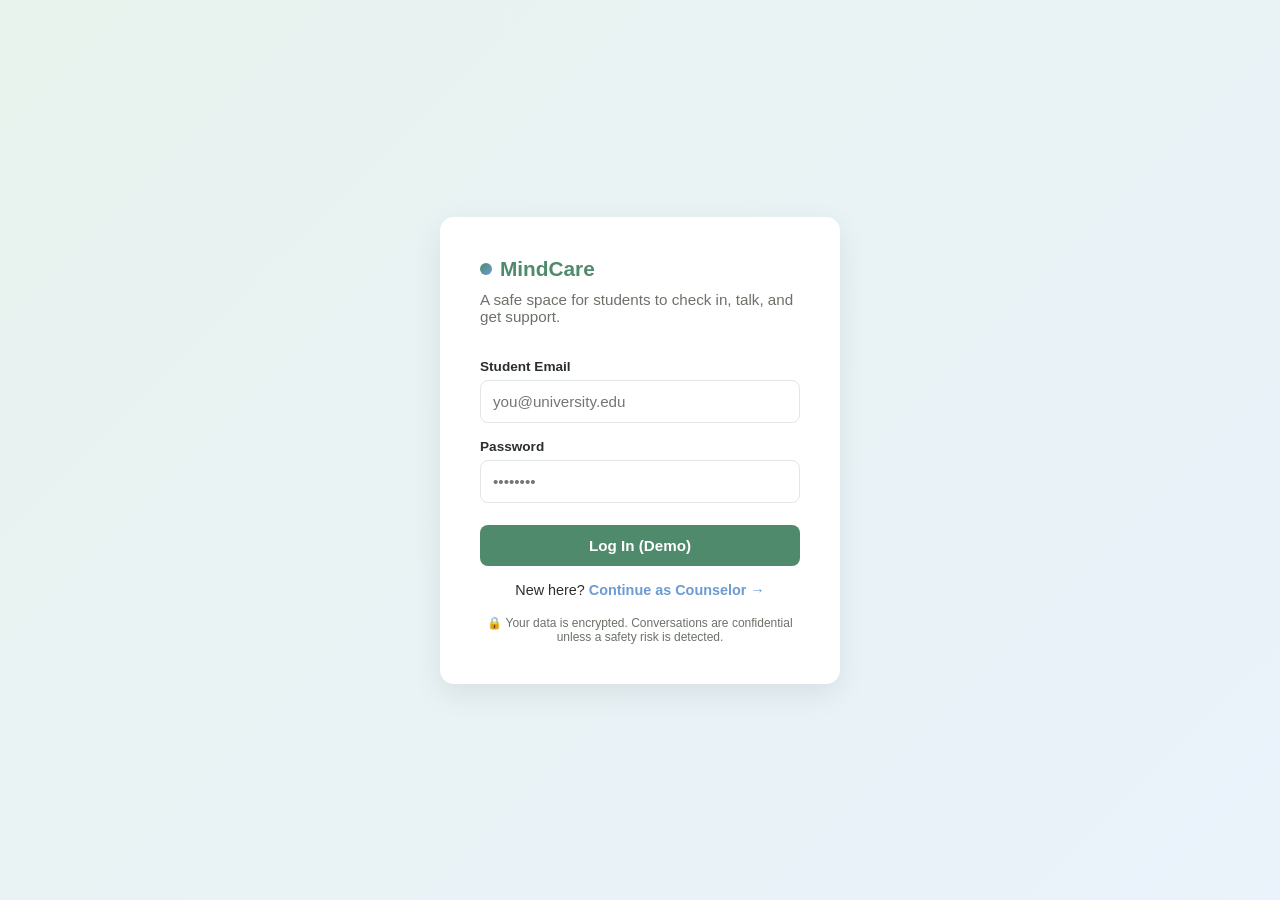
<file: index.html>
<!DOCTYPE html>
<html lang="en">
<head>
<meta charset="UTF-8">
<meta name="viewport" content="width=device-width, initial-scale=1.0">
<title>MindCare — Student Mental Health Support</title>
<link rel="stylesheet" href="css/style.css">
</head>
<body>
  <div class="auth-wrapper">
    <div class="auth-card">
      <div class="brand">
        <span class="brand-dot"></span>
        <h1>MindCare</h1>
      </div>
      <p class="tagline">A safe space for students to check in, talk, and get support.</p>

      <form id="loginForm" class="auth-form">
        <label>Student Email</label>
        <input type="email" id="email" placeholder="you@university.edu" required>

        <label>Password</label>
        <input type="password" id="password" placeholder="••••••••" required>

        <button type="submit" class="btn-primary">Log In (Demo)</button>
      </form>

      <p class="switch-link">New here? <a href="#" id="goCounselor">Continue as Counselor →</a></p>
      <p class="privacy-note">🔒 Your data is encrypted. Conversations are confidential unless a safety risk is detected.</p>
    </div>
  </div>

  <script src="js/auth.js"></script>
</body>
</html>
</file>
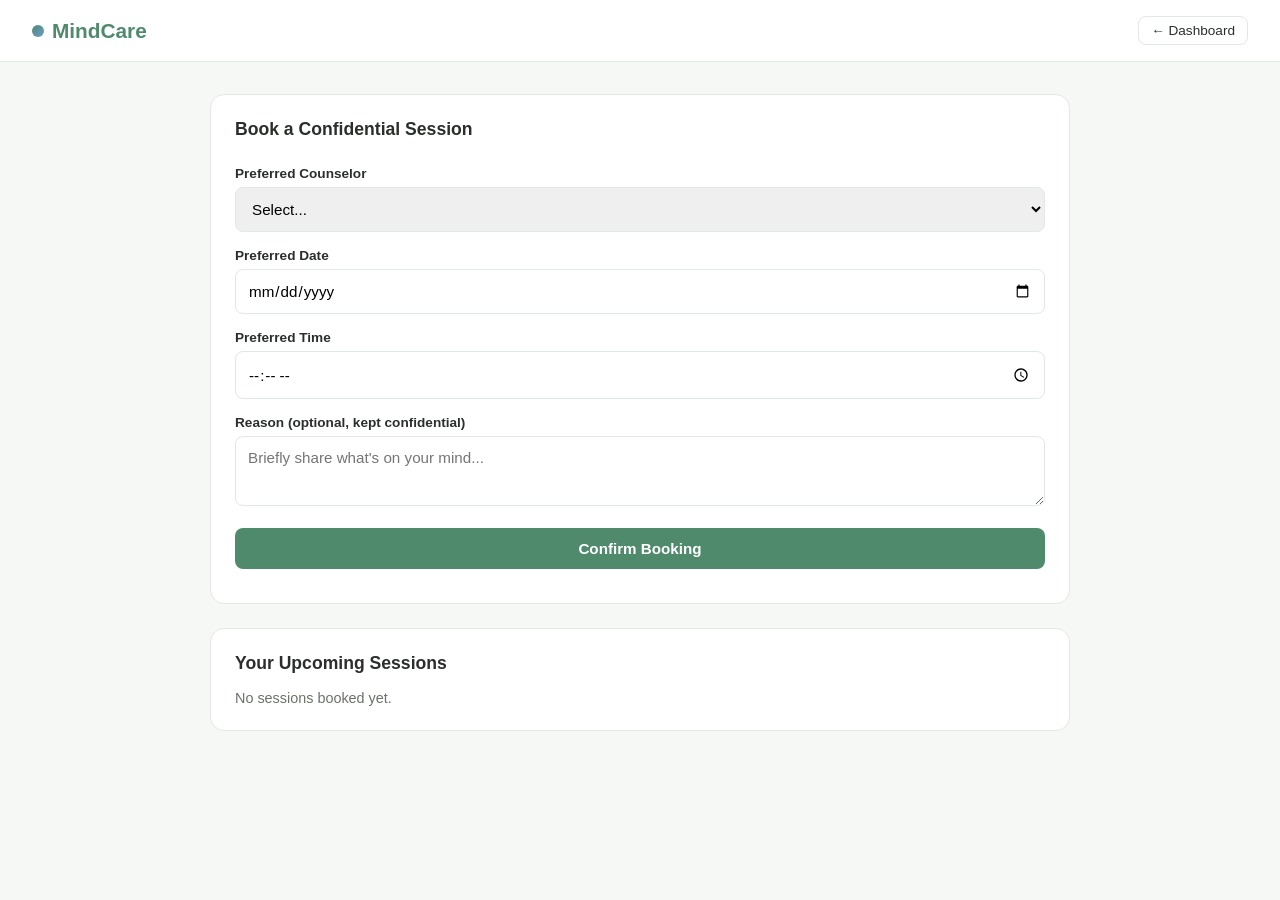
<file: booking.html>
<!DOCTYPE html>
<html lang="en">
<head>
<meta charset="UTF-8">
<meta name="viewport" content="width=device-width, initial-scale=1.0">
<title>MindCare — Book a Session</title>
<link rel="stylesheet" href="css/style.css">
</head>
<body>
  <nav class="topnav">
    <div class="brand"><span class="brand-dot"></span><h1>MindCare</h1></div>
    <div class="nav-right">
      <a href="dashboard.html" class="btn-outline small">← Dashboard</a>
    </div>
  </nav>

  <main class="dashboard">
    <section class="card">
      <h2>Book a Confidential Session</h2>
      <form id="bookingForm" class="auth-form">
        <label>Preferred Counselor</label>
        <select id="counselor" required>
          <option value="">Select...</option>
          <option>Dr. Anika Sharma — General Counseling</option>
          <option>Dr. Rohan Mehta — Academic Stress</option>
          <option>Dr. Priya Nair — Anxiety & Depression</option>
        </select>

        <label>Preferred Date</label>
        <input type="date" id="bookingDate" required>

        <label>Preferred Time</label>
        <input type="time" id="bookingTime" required>

        <label>Reason (optional, kept confidential)</label>
        <textarea id="bookingReason" placeholder="Briefly share what's on your mind..."></textarea>

        <button type="submit" class="btn-primary">Confirm Booking</button>
      </form>
      <p id="bookingStatus" class="status-text"></p>
    </section>

    <section class="card">
      <h2>Your Upcoming Sessions</h2>
      <div id="bookingList" class="mood-history">
        <p class="empty-state">No sessions booked yet.</p>
      </div>
    </section>
  </main>

  <script src="js/booking.js"></script>
</body>
</html>
</file>
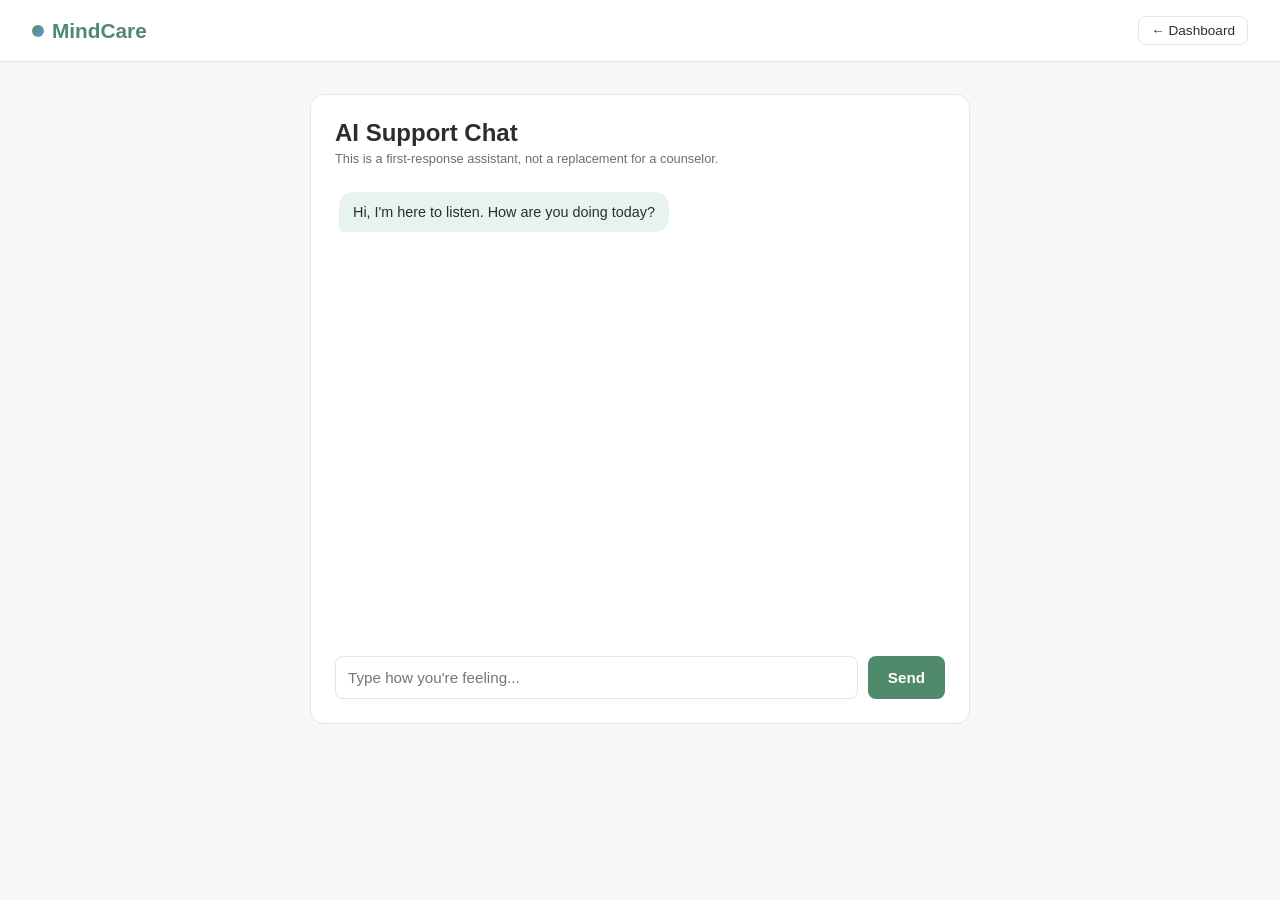
<file: chatbot.html>
<!DOCTYPE html>
<html lang="en">
<head>
<meta charset="UTF-8">
<meta name="viewport" content="width=device-width, initial-scale=1.0">
<title>MindCare — AI Support Chat</title>
<link rel="stylesheet" href="css/style.css">
</head>
<body>
  <nav class="topnav">
    <div class="brand"><span class="brand-dot"></span><h1>MindCare</h1></div>
    <div class="nav-right">
      <a href="dashboard.html" class="btn-outline small">← Dashboard</a>
    </div>
  </nav>

  <main class="chat-wrapper">
    <div class="chat-card">
      <div class="chat-header">
        <h2>AI Support Chat</h2>
        <p>This is a first-response assistant, not a replacement for a counselor.</p>
      </div>

      <div id="chatWindow" class="chat-window">
        <div class="msg bot">Hi, I'm here to listen. How are you doing today?</div>
      </div>

      <div id="crisisBanner" class="crisis-banner hidden">
        ⚠️ It sounds like you might be going through something serious. A counselor has been alerted and will reach out. If you're in immediate danger, please contact your campus emergency line or a crisis helpline right now.
      </div>

      <form id="chatForm" class="chat-input-row">
        <input type="text" id="chatInput" placeholder="Type how you're feeling..." autocomplete="off" required>
        <button type="submit" class="btn-primary">Send</button>
      </form>
    </div>
  </main>

  <script src="js/chatbot.js"></script>
</body>
</html>
</file>
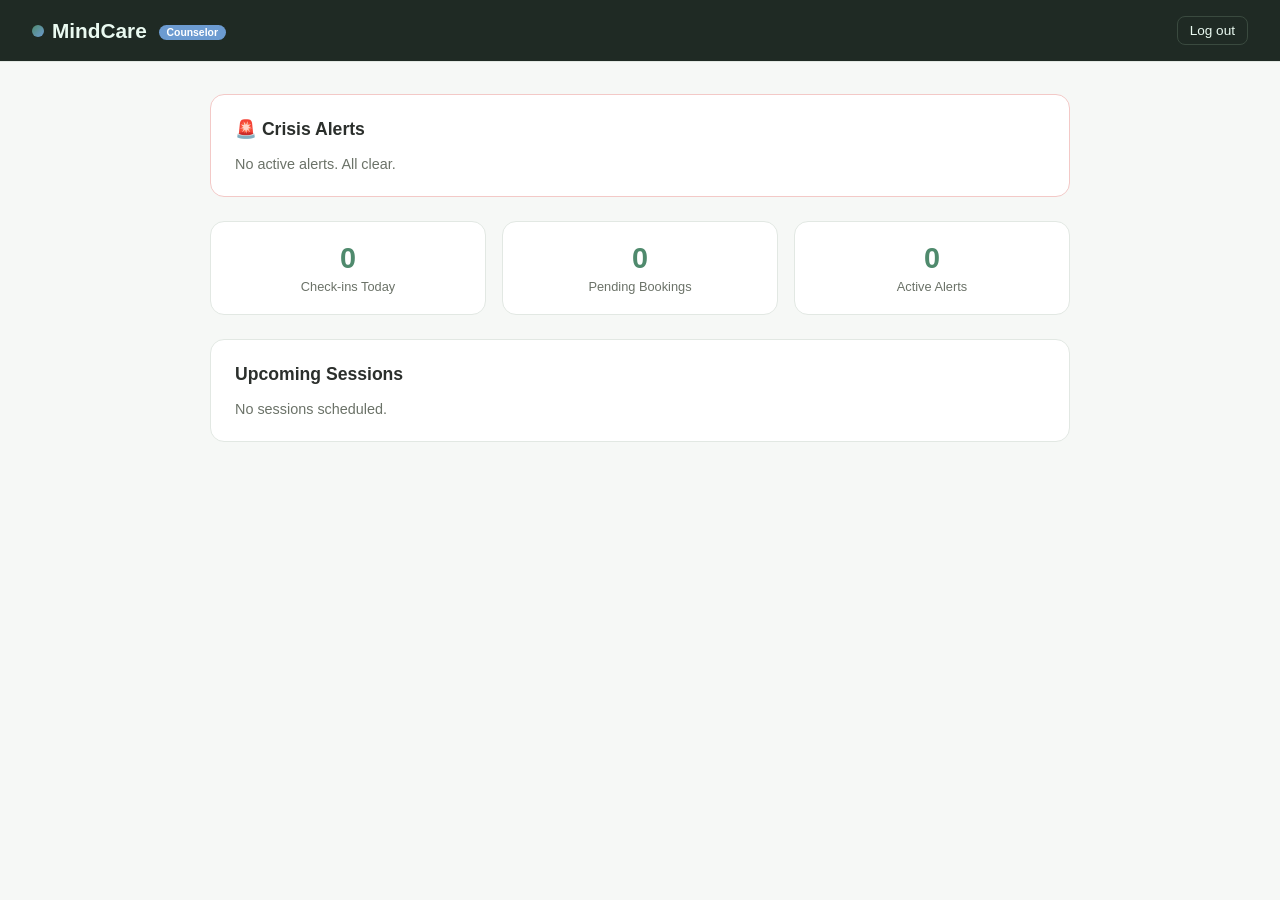
<file: counselor.html>
<!DOCTYPE html>
<html lang="en">
<head>
<meta charset="UTF-8">
<meta name="viewport" content="width=device-width, initial-scale=1.0">
<title>MindCare — Counselor Dashboard</title>
<link rel="stylesheet" href="css/style.css">
</head>
<body>
  <nav class="topnav dark">
    <div class="brand"><span class="brand-dot"></span><h1>MindCare <span class="badge">Counselor</span></h1></div>
    <div class="nav-right">
      <a href="index.html" class="btn-outline small">Log out</a>
    </div>
  </nav>

  <main class="dashboard">
    <section class="card alert-card">
      <h2>🚨 Crisis Alerts</h2>
      <div id="alertList" class="mood-history">
        <p class="empty-state">No active alerts. All clear.</p>
      </div>
    </section>

    <section class="stats-row">
      <div class="stat-box"><span id="statCheckins">0</span><p>Check-ins Today</p></div>
      <div class="stat-box"><span id="statBookings">0</span><p>Pending Bookings</p></div>
      <div class="stat-box"><span id="statAlerts">0</span><p>Active Alerts</p></div>
    </section>

    <section class="card">
      <h2>Upcoming Sessions</h2>
      <div id="sessionList" class="mood-history">
        <p class="empty-state">No sessions scheduled.</p>
      </div>
    </section>
  </main>

  <script src="js/counselor.js"></script>
</body>
</html>
</file>
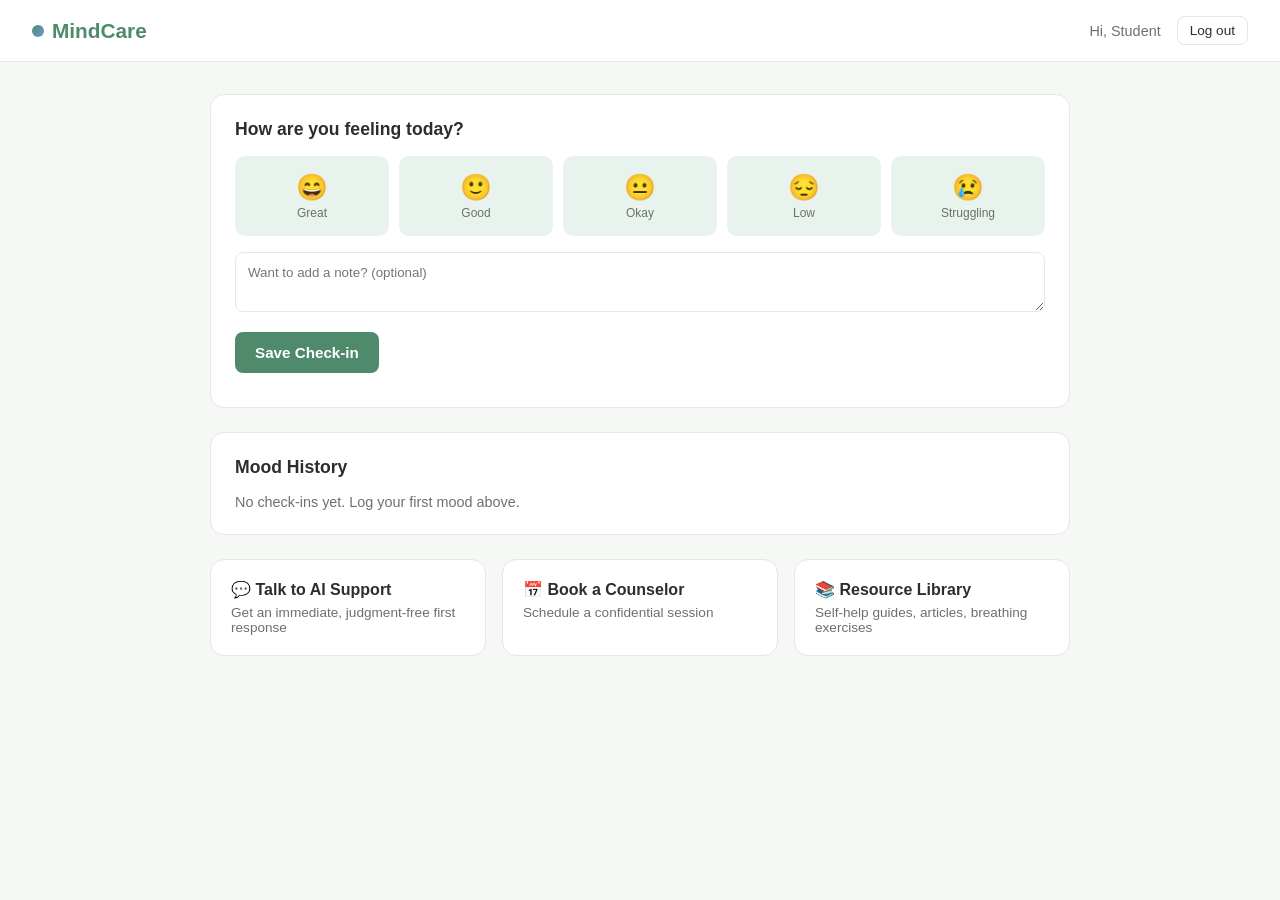
<file: dashboard.html>
<!DOCTYPE html>
<html lang="en">
<head>
<meta charset="UTF-8">
<meta name="viewport" content="width=device-width, initial-scale=1.0">
<title>MindCare — Dashboard</title>
<link rel="stylesheet" href="css/style.css">
</head>
<body>
  <nav class="topnav">
    <div class="brand"><span class="brand-dot"></span><h1>MindCare</h1></div>
    <div class="nav-right">
      <span id="userGreeting">Hi, Student</span>
      <a href="index.html" class="btn-outline small">Log out</a>
    </div>
  </nav>

  <main class="dashboard">
    <section class="card mood-card">
      <h2>How are you feeling today?</h2>
      <div class="mood-options">
        <button class="mood-btn" data-mood="5">😄<span>Great</span></button>
        <button class="mood-btn" data-mood="4">🙂<span>Good</span></button>
        <button class="mood-btn" data-mood="3">😐<span>Okay</span></button>
        <button class="mood-btn" data-mood="2">😔<span>Low</span></button>
        <button class="mood-btn" data-mood="1">😢<span>Struggling</span></button>
      </div>
      <textarea id="moodNote" placeholder="Want to add a note? (optional)"></textarea>
      <button id="saveMood" class="btn-primary">Save Check-in</button>
      <p id="moodStatus" class="status-text"></p>
    </section>

    <section class="card">
      <h2>Mood History</h2>
      <div id="moodHistory" class="mood-history">
        <p class="empty-state">No check-ins yet. Log your first mood above.</p>
      </div>
    </section>

    <section class="quick-actions">
      <a href="chatbot.html" class="action-card">
        <h3>💬 Talk to AI Support</h3>
        <p>Get an immediate, judgment-free first response</p>
      </a>
      <a href="booking.html" class="action-card">
        <h3>📅 Book a Counselor</h3>
        <p>Schedule a confidential session</p>
      </a>
      <a href="resources.html" class="action-card">
        <h3>📚 Resource Library</h3>
        <p>Self-help guides, articles, breathing exercises</p>
      </a>
    </section>
  </main>

  <script src="js/mood.js"></script>
</body>
</html>
</file>
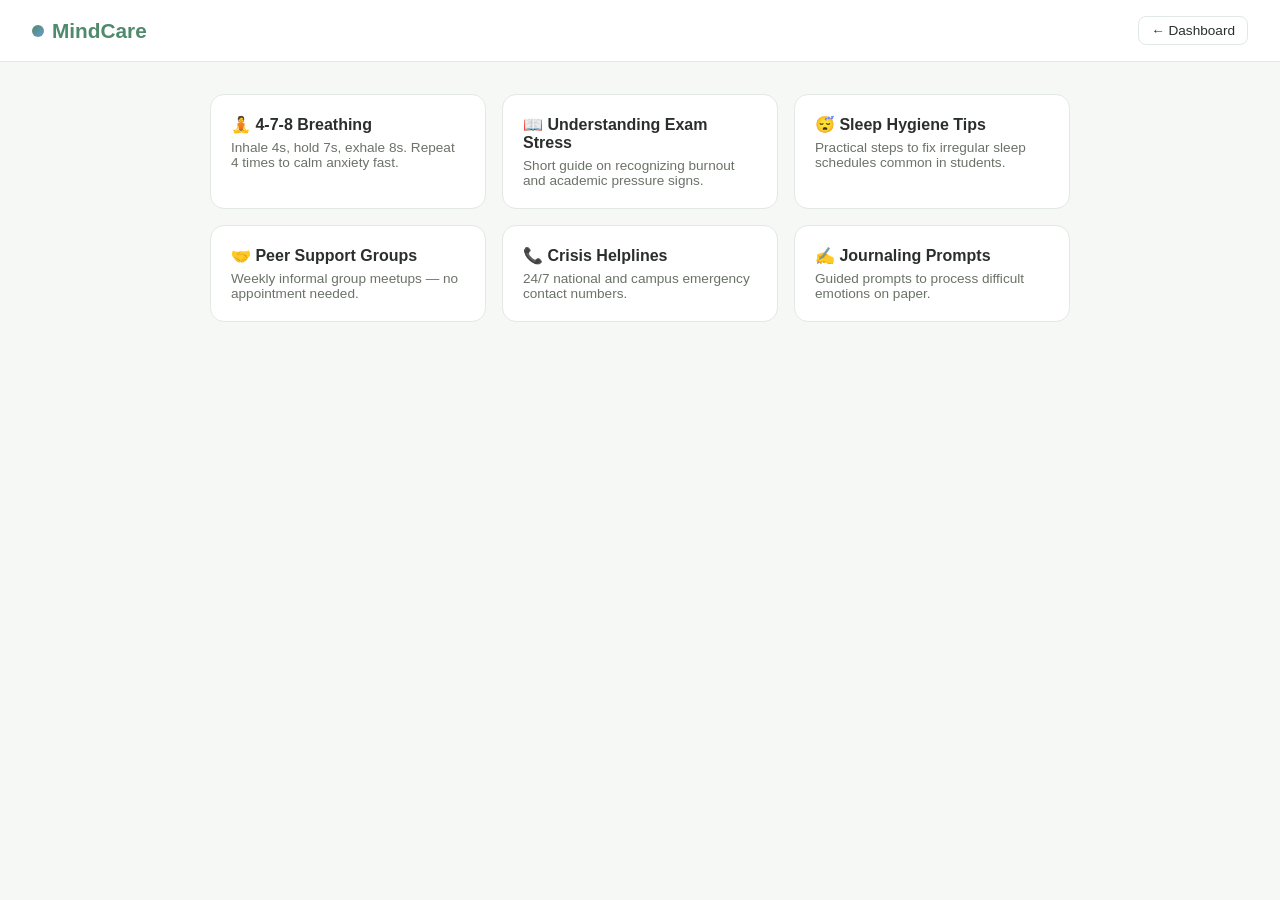
<file: resources.html>
<!DOCTYPE html>
<html lang="en">
<head>
<meta charset="UTF-8">
<meta name="viewport" content="width=device-width, initial-scale=1.0">
<title>MindCare — Resources</title>
<link rel="stylesheet" href="css/style.css">
</head>
<body>
  <nav class="topnav">
    <div class="brand"><span class="brand-dot"></span><h1>MindCare</h1></div>
    <div class="nav-right">
      <a href="dashboard.html" class="btn-outline small">← Dashboard</a>
    </div>
  </nav>

  <main class="dashboard">
    <section class="quick-actions">
      <div class="action-card static">
        <h3>🧘 4-7-8 Breathing</h3>
        <p>Inhale 4s, hold 7s, exhale 8s. Repeat 4 times to calm anxiety fast.</p>
      </div>
      <div class="action-card static">
        <h3>📖 Understanding Exam Stress</h3>
        <p>Short guide on recognizing burnout and academic pressure signs.</p>
      </div>
      <div class="action-card static">
        <h3>😴 Sleep Hygiene Tips</h3>
        <p>Practical steps to fix irregular sleep schedules common in students.</p>
      </div>
      <div class="action-card static">
        <h3>🤝 Peer Support Groups</h3>
        <p>Weekly informal group meetups — no appointment needed.</p>
      </div>
      <div class="action-card static">
        <h3>📞 Crisis Helplines</h3>
        <p>24/7 national and campus emergency contact numbers.</p>
      </div>
      <div class="action-card static">
        <h3>✍️ Journaling Prompts</h3>
        <p>Guided prompts to process difficult emotions on paper.</p>
      </div>
    </section>
  </main>
</body>
</html>
</file>
<file: css/style.css>
:root {
  --primary: #4f8a6d;
  --primary-light: #e8f3ee;
  --accent: #6c9bd1;
  --danger: #d9534f;
  --danger-light: #fdeeee;
  --text: #2b2f2c;
  --text-muted: #6b7268;
  --bg: #f6f8f6;
  --card-bg: #ffffff;
  --border: #e2e8e3;
  --radius: 14px;
}

* { box-sizing: border-box; margin: 0; padding: 0; }

body {
  font-family: 'Segoe UI', Roboto, Helvetica, Arial, sans-serif;
  background: var(--bg);
  color: var(--text);
  min-height: 100vh;
}

/* ---------- Brand ---------- */
.brand { display: flex; align-items: center; gap: 8px; }
.brand h1 { font-size: 1.3rem; font-weight: 700; color: var(--primary); }
.brand-dot {
  width: 12px; height: 12px; border-radius: 50%;
  background: linear-gradient(135deg, var(--primary), var(--accent));
  display: inline-block;
}
.badge {
  font-size: 0.65rem; background: var(--accent); color: white;
  padding: 2px 8px; border-radius: 20px; vertical-align: middle; margin-left: 6px;
}

/* ---------- Auth ---------- */
.auth-wrapper {
  min-height: 100vh; display: flex; align-items: center; justify-content: center;
  background: linear-gradient(135deg, var(--primary-light), #eaf2fb);
  padding: 20px;
}
.auth-card {
  background: var(--card-bg); padding: 40px; border-radius: var(--radius);
  box-shadow: 0 10px 30px rgba(0,0,0,0.08); max-width: 400px; width: 100%;
}
.tagline { color: var(--text-muted); margin: 10px 0 24px; font-size: 0.95rem; }
.auth-form { display: flex; flex-direction: column; gap: 6px; }
.auth-form label { font-size: 0.85rem; font-weight: 600; margin-top: 10px; }
.auth-form input, .auth-form select, .auth-form textarea {
  padding: 12px; border: 1px solid var(--border); border-radius: 8px;
  font-size: 0.95rem; width: 100%; font-family: inherit;
}
.auth-form textarea { resize: vertical; min-height: 70px; }
.switch-link { text-align: center; margin-top: 16px; font-size: 0.9rem; }
.switch-link a { color: var(--accent); text-decoration: none; font-weight: 600; }
.privacy-note { font-size: 0.75rem; color: var(--text-muted); text-align: center; margin-top: 18px; }

/* ---------- Buttons ---------- */
.btn-primary {
  background: var(--primary); color: white; border: none;
  padding: 12px 20px; border-radius: 8px; font-size: 0.95rem; font-weight: 600;
  cursor: pointer; margin-top: 16px; transition: opacity 0.2s;
}
.btn-primary:hover { opacity: 0.9; }
.btn-outline {
  border: 1px solid var(--border); background: transparent; color: var(--text);
  padding: 8px 14px; border-radius: 8px; text-decoration: none; font-size: 0.9rem;
}
.btn-outline.small { font-size: 0.85rem; padding: 6px 12px; }

/* ---------- Nav ---------- */
.topnav {
  display: flex; justify-content: space-between; align-items: center;
  padding: 16px 32px; background: var(--card-bg); border-bottom: 1px solid var(--border);
}
.topnav.dark { background: #1f2a24; }
.topnav.dark .brand h1 { color: #eafaf1; }
.topnav.dark .btn-outline { color: #eafaf1; border-color: #3a4a3f; }
.nav-right { display: flex; align-items: center; gap: 16px; font-size: 0.9rem; color: var(--text-muted); }

/* ---------- Dashboard layout ---------- */
.dashboard { max-width: 900px; margin: 0 auto; padding: 32px 20px; display: flex; flex-direction: column; gap: 24px; }
.card {
  background: var(--card-bg); border: 1px solid var(--border);
  border-radius: var(--radius); padding: 24px;
}
.card h2 { font-size: 1.1rem; margin-bottom: 16px; }

.mood-options { display: flex; gap: 10px; margin-bottom: 16px; flex-wrap: wrap; }
.mood-btn {
  flex: 1; min-width: 80px; background: var(--primary-light); border: 2px solid transparent;
  border-radius: 10px; padding: 14px 8px; cursor: pointer; font-size: 1.6rem;
  display: flex; flex-direction: column; align-items: center; gap: 4px; transition: all 0.15s;
}
.mood-btn span { font-size: 0.75rem; color: var(--text-muted); }
.mood-btn.selected { border-color: var(--primary); background: #d9ede2; }
.mood-card textarea {
  width: 100%; padding: 12px; border: 1px solid var(--border); border-radius: 8px;
  min-height: 60px; font-family: inherit; resize: vertical;
}
.status-text { margin-top: 10px; font-size: 0.85rem; color: var(--primary); font-weight: 600; }

.mood-history { display: flex; flex-direction: column; gap: 10px; }
.mood-entry {
  display: flex; justify-content: space-between; align-items: center;
  padding: 12px 16px; background: var(--primary-light); border-radius: 10px; font-size: 0.9rem;
}
.empty-state { color: var(--text-muted); font-size: 0.9rem; }

.quick-actions { display: grid; grid-template-columns: repeat(auto-fit, minmax(220px, 1fr)); gap: 16px; }
.action-card {
  background: var(--card-bg); border: 1px solid var(--border); border-radius: var(--radius);
  padding: 20px; text-decoration: none; color: var(--text); transition: transform 0.15s, box-shadow 0.15s;
}
.action-card:hover { transform: translateY(-3px); box-shadow: 0 8px 20px rgba(0,0,0,0.06); }
.action-card h3 { font-size: 1rem; margin-bottom: 6px; }
.action-card p { font-size: 0.85rem; color: var(--text-muted); }
.action-card.static:hover { transform: none; box-shadow: none; cursor: default; }

/* ---------- Chat ---------- */
.chat-wrapper { max-width: 700px; margin: 0 auto; padding: 32px 20px; }
.chat-card {
  background: var(--card-bg); border: 1px solid var(--border); border-radius: var(--radius);
  padding: 24px; display: flex; flex-direction: column; height: 70vh;
}
.chat-header { margin-bottom: 16px; }
.chat-header p { font-size: 0.8rem; color: var(--text-muted); margin-top: 4px; }
.chat-window {
  flex: 1; overflow-y: auto; display: flex; flex-direction: column; gap: 12px;
  padding: 10px 4px; margin-bottom: 12px;
}
.msg { max-width: 75%; padding: 10px 14px; border-radius: 14px; font-size: 0.9rem; line-height: 1.4; }
.msg.bot { background: var(--primary-light); align-self: flex-start; border-bottom-left-radius: 4px; }
.msg.user { background: var(--accent); color: white; align-self: flex-end; border-bottom-right-radius: 4px; }
.chat-input-row { display: flex; gap: 10px; }
.chat-input-row input {
  flex: 1; padding: 12px; border: 1px solid var(--border); border-radius: 8px; font-size: 0.95rem;
}
.chat-input-row .btn-primary { margin-top: 0; }

.crisis-banner {
  background: var(--danger-light); color: var(--danger); border: 1px solid #f3c9c7;
  padding: 12px 16px; border-radius: 10px; font-size: 0.85rem; margin-bottom: 12px; line-height: 1.4;
}
.hidden { display: none; }

/* ---------- Counselor ---------- */
.alert-card { border-color: #f3c9c7; }
.alert-entry {
  display: flex; justify-content: space-between; align-items: center;
  padding: 14px 16px; background: var(--danger-light); border-radius: 10px; font-size: 0.9rem;
}
.stats-row { display: grid; grid-template-columns: repeat(3, 1fr); gap: 16px; }
.stat-box {
  background: var(--card-bg); border: 1px solid var(--border); border-radius: var(--radius);
  padding: 20px; text-align: center;
}
.stat-box span { font-size: 1.8rem; font-weight: 700; color: var(--primary); display: block; }
.stat-box p { font-size: 0.8rem; color: var(--text-muted); margin-top: 4px; }

@media (max-width: 600px) {
  .stats-row { grid-template-columns: 1fr; }
  .mood-options { justify-content: center; }
}
</file>
